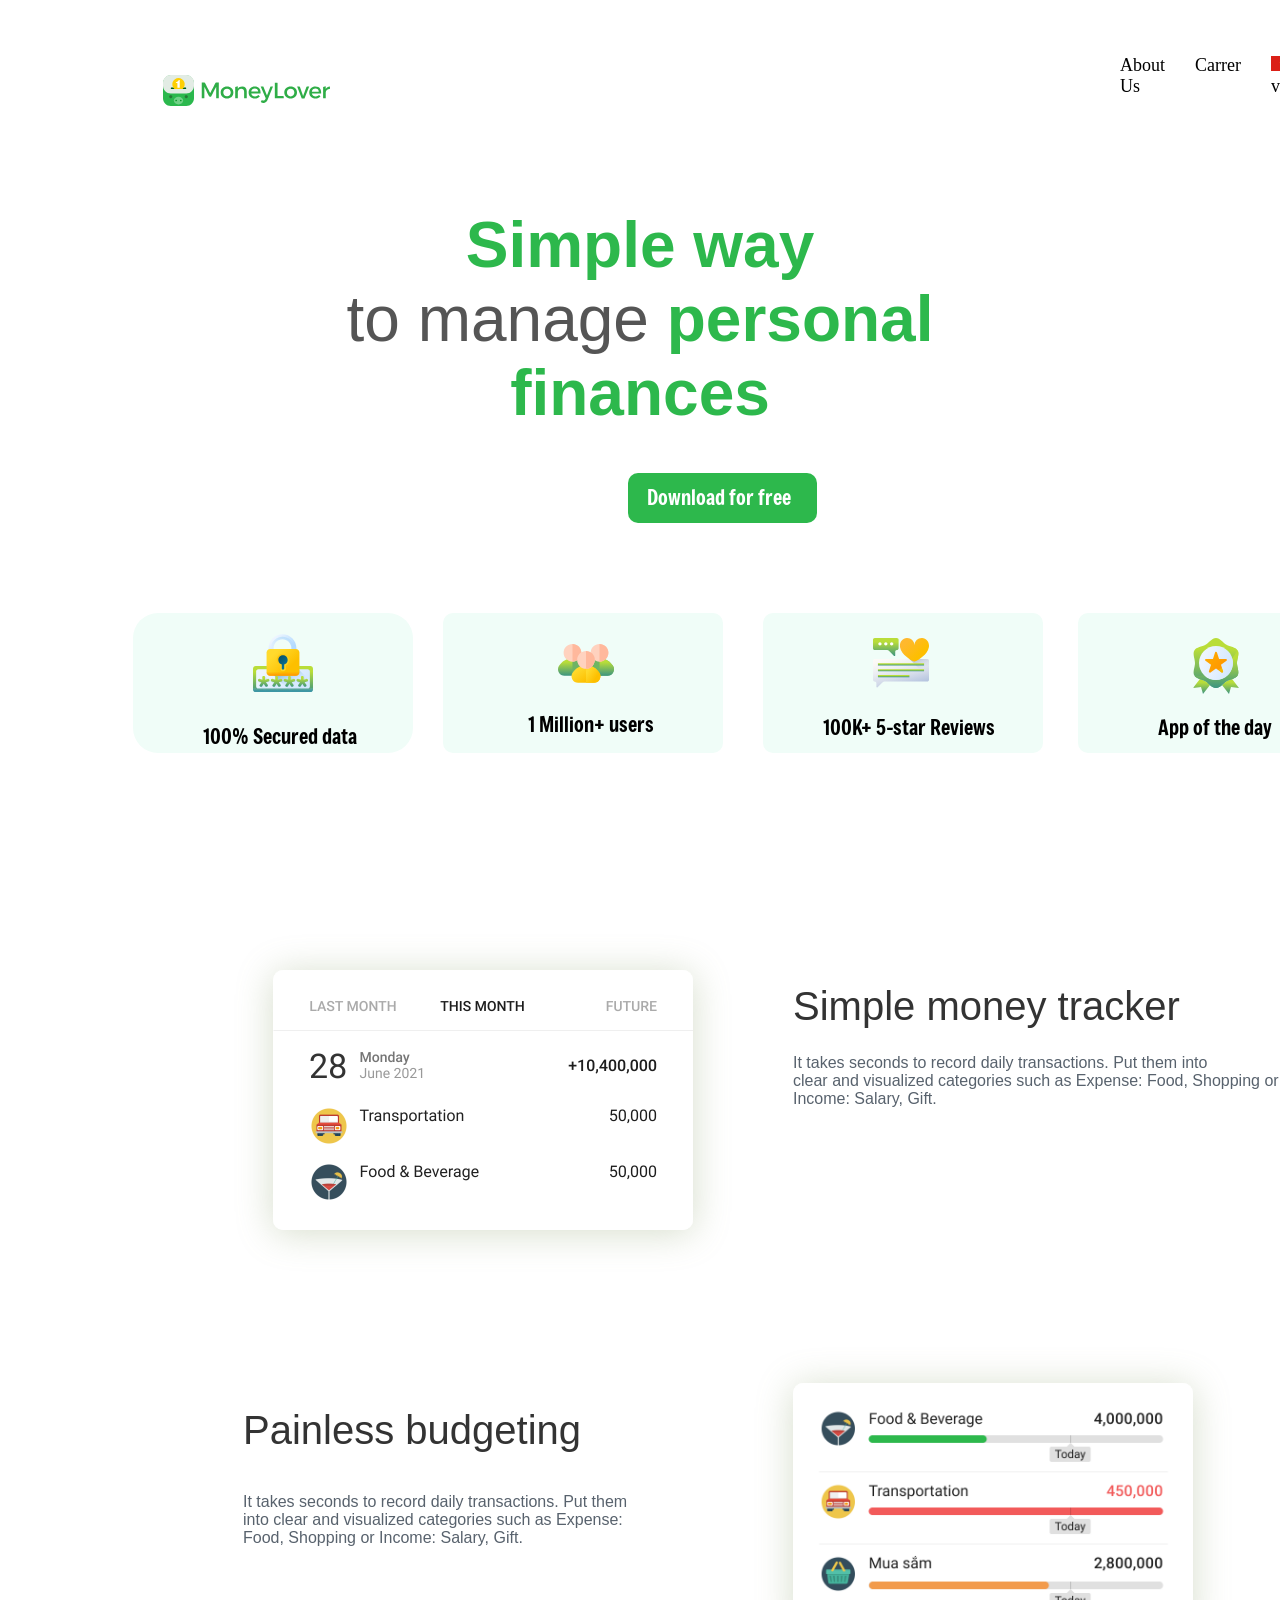
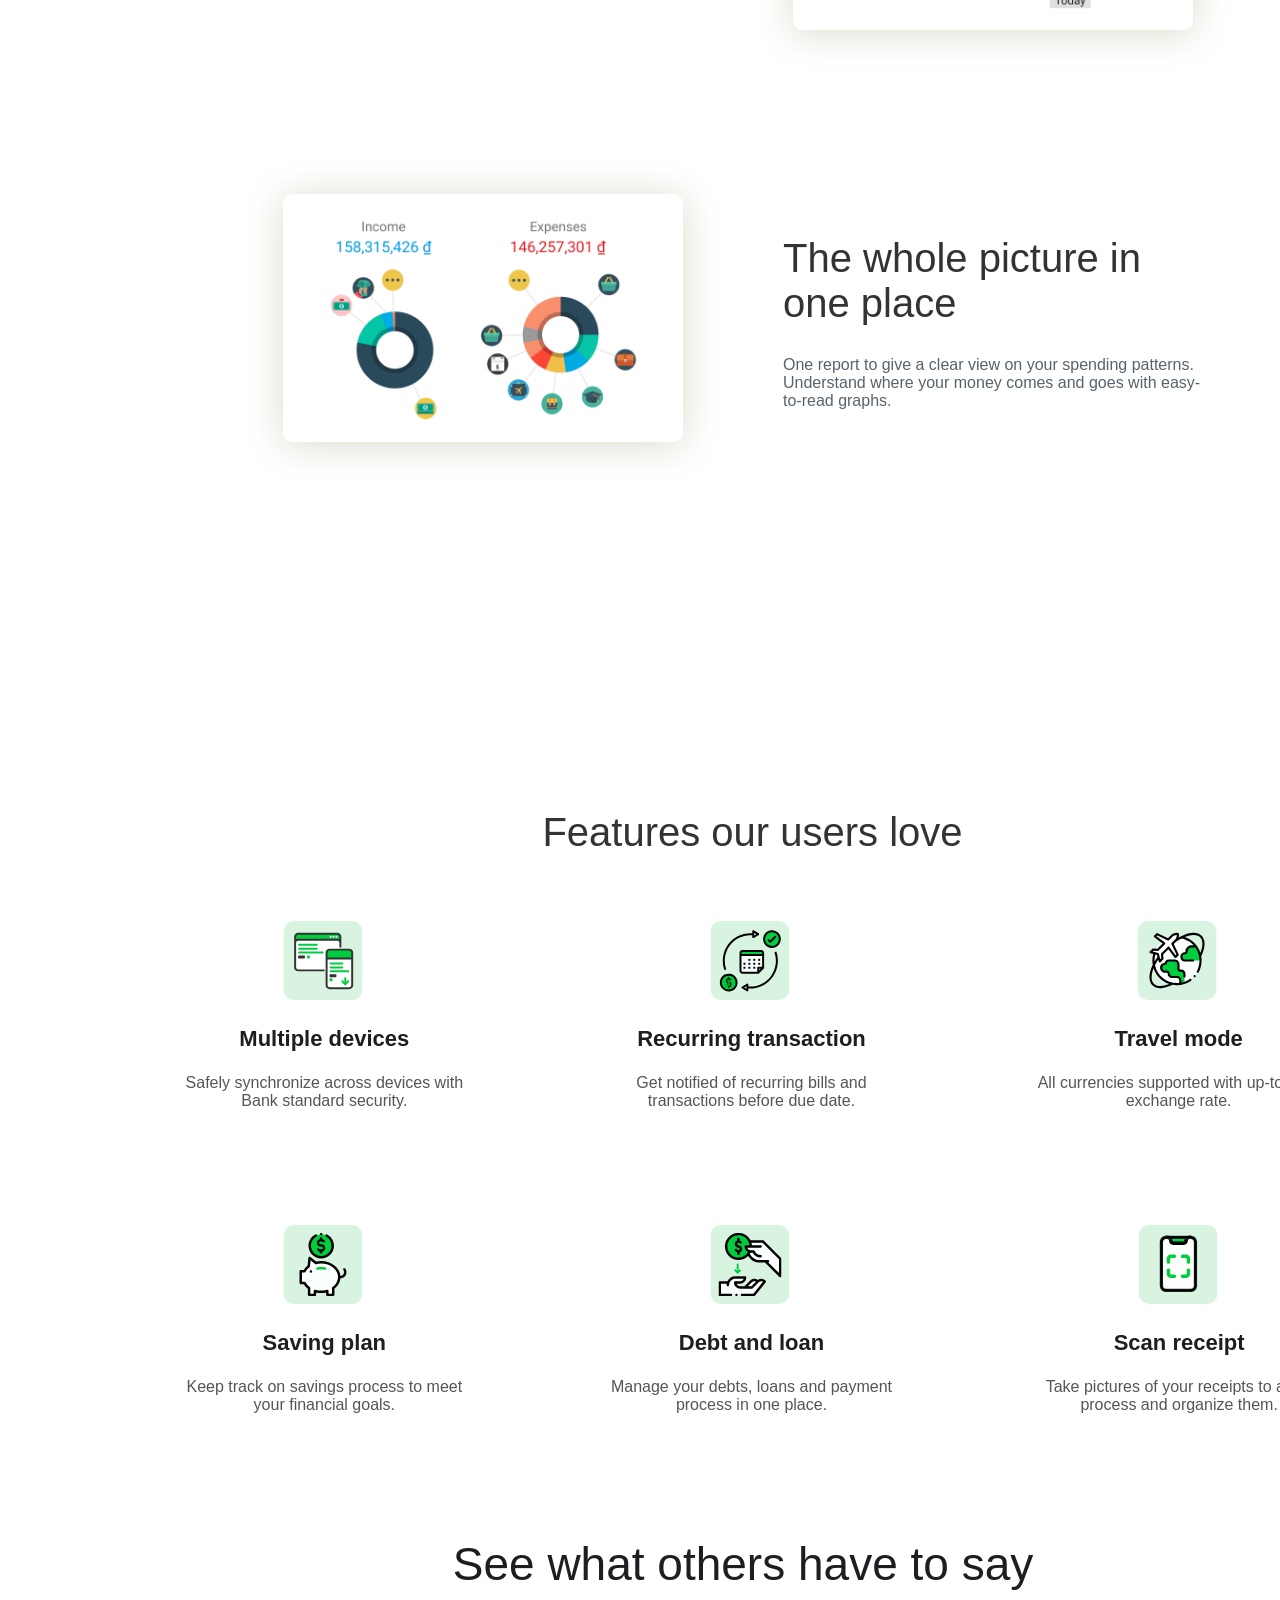
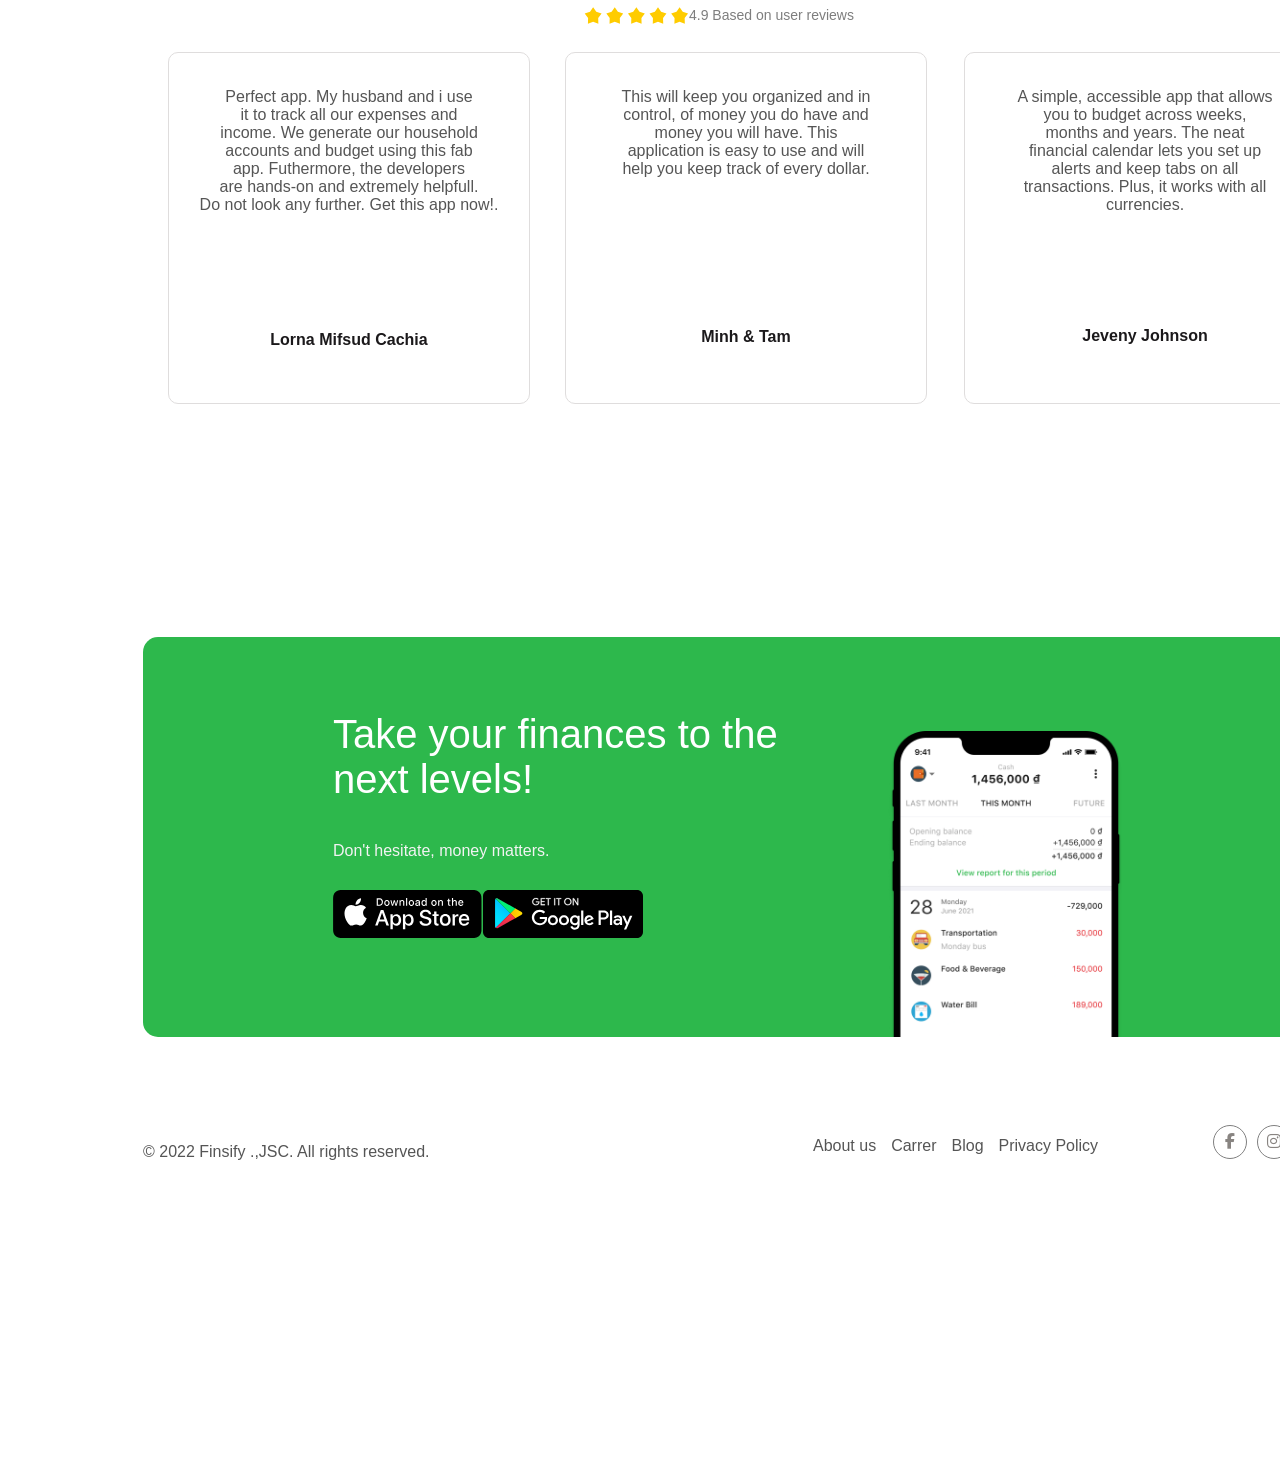
<file: index.html>
<!DOCTYPE html>
<html lang="en">
  <head>
    <meta charset="UTF-8" />
    <link rel="shortcut icon" type="x-icon" href="logo1.png" />
    <meta name="viewport" content="width=device-width, initial-scale=1.0" />
    <title>No.1 Expense Manager Budget Planner-Money lover | MoneyLover</title>
    <link rel="stylesheet" href="moneylover.css" />
    <link rel="preconnect" href="https://fonts.googleapis.com" />
    <link rel="preconnect" href="https://fonts.gstatic.com" crossorigin />
    <link
      href="https://fonts.googleapis.com/css2?family=Freeman&display=swap"
      rel="stylesheet"
    />
    <link rel="preconnect" href="https://fonts.googleapis.com" />
    <link rel="preconnect" href="https://fonts.gstatic.com" crossorigin />
    <link
      href="https://fonts.googleapis.com/css2?family=Fira+Sans:ital,wght@0,100;0,200;0,300;0,400;0,500;0,600;0,700;0,800;0,900;1,100;1,200;1,300;1,400;1,500;1,600;1,700;1,800;1,900&family=Freeman&display=swap"
      rel="stylesheet"
    />
    <link rel="stylesheet" href="https://cdnjs.cloudflare.com/ajax/libs/font-awesome/6.5.2/css/all.min.css" integrity="sha512-SnH5WK+bZxgPHs44uWIX+LLJAJ9/2PkPKZ5QiAj6Ta86w+fsb2TkcmfRyVX3pBnMFcV7oQPJkl9QevSCWr3W6A==" crossorigin="anonymous" referrerpolicy="no-referrer" />
  </head>
  <body>
    <div class="main-body">
      <div class="header">
        <div class="logo">
          <a href="https://moneylover.me/"><img src="logo.svg" /></a>
        </div>
        <div class="right-top">
          <ul>
            <li><a>About Us</a></li>
            <li>Carrer</li>
            <li>
              <img class="flag" src="Flag_of_Vietnam.svg.png" /> veitnamese
            </li>
          </ul>
        </div>
      </div>
      <div class="sub-body">
        <h1 style="font-size: 64px; text-align: center">
          Simple way<br />
          <span>to manage</span> personal finances
        </h1>
      </div>
      <div class="download-btn">
        <a href="moneylover.html" class="btn">Download for free</a>
      </div>
      <div class="image1">
        <div class="span1">
          <img class="img1" src="image1.svg" />
          <p class="text1">100% Secured data</p>
        </div>
        <div class="image2">
          <img class="img2" src="2.svg" />
          <p class="text2">1 Million+ users</p>
        </div>
        <div class="image3">
          <img class="img3" src="3.svg" />
          <p class="text3">100K+ 5-star Reviews</p>
        </div>
        <div class="image4">
          <img class="img4" src="4.svg" />
          <p class="text4">App of the day</p>
        </div>
        <div class="body">
          <div class="body-left1">
            <img class="body-img1" src="money1.png" />
          </div>
          <div class="body-right1">
            <h3 class="text-right1">Simple money tracker</h3>
            <p class="para-right1">
              It takes seconds to record daily transactions. Put them into<br />clear
              and visualized categories such as Expense: Food, Shopping or
              Income: Salary, Gift.
            </p>
          </div>
          <div class="body-left2">
            <h3 class="body-text2">Painless budgeting</h3>
            <p class="para-left2">
              It takes seconds to record daily transactions. Put them into clear
              and visualized categories such as Expense: Food, Shopping or
              Income: Salary, Gift.
            </p>
          </div>
          <div class="body-right2">
            <img class="body-img2" src="money2.png" />
          </div>
          <div class="body-left3">
            <img class="body-img3" src="money3.png" />
          </div>
          <div class="body-right3">
            <h3 class="body-text3">The whole picture in one place</h3>
            <p class="para-right3">
              One report to give a clear view on your spending patterns.<br />Understand
              where your money comes and goes with easy-<br />to-read graphs.
            </p>
          </div>
          <div class="sub-body2">
            <h2 class="subhead">Features our users love</h2>
          </div>

          <div class="main-column">
            
              <div class="column1">
                <img class="c-img1" src="f1.svg" />
                <h3 class="c-heading1">Multiple devices</h3>
                <p class="c-para1">
                  Safely synchronize across devices with<br />Bank standard
                  security.
                </p>
              </div>
              <div class="column2">
                <img class="c-img2" src="f2.svg" />
                <h3 class="c-heading2">Recurring transaction</h3>
                <p class="c-para2">
                  Get notified of recurring bills and<br />transactions before
                  due date.
                </p>
              </div>
              <div class="column3">
                <img class="c-img3" src="f3.svg" />
                <h3 class="c-heading3">Travel mode</h3>
                <p class="c-para3">
                  All currencies supported with up-to-date<br />exchange rate.
                </p>
              </div>
            </div>
            <div class="main-column2">
                <div class="column4">
                    <img class="c-img4" src="f4.svg">
                    <h3 class="c-heading4">Saving plan</h3>
                    <p class="c-para4">Keep track on savings process to meet<br>your financial goals.</p>
                </div>
                <div class="column5">
                    <img class="c-img5" src="f5.svg">
                    <h3 class="c-heading5">Debt and loan</h3>
                    <p class="c-para5">Manage your debts, loans and payment<br>process in one place.</p>
                </div>
                <div class="column6">
                    <img class="c-img6" src="f6.svg">
                    <h3 class="c-heading6">Scan receipt</h3>
                    <p class="c-para6">Take pictures of your receipts to auto-<br>process and organize them.</p>
                </div>
            </div>
            <div class="under-body">
                <div class="suggection">
                    <h2 class="sug1">See what others have to say</h2>
                </div>
                <div class="rating">
                    <img class="star" src="Stars.svg">
                    <p class="star-para1"> 4.9 Based on user reviews</p>
                </div>
                <div class="review">
                    <div class="review1">
                        <p class="rev-para1">Perfect app. My husband and i use<br>it to track all our expenses and<br>income. We generate our household<br>accounts and budget using this fab<br>app. Futhermore, the developers<br>are hands-on and extremely helpfull.<br>Do not look any further. Get this app now!.</p>
                        <p class="rev-para2">Lorna Mifsud Cachia</p>
                    </div>
                    <div class="review2">
                        <p class="rev-para3">This will keep you organized and in<br>control, of money you do have and<br>money you will have. This<br>application is easy to use and will<br>help you keep track of every dollar.</p>
                        <p class="rev-para4">Minh & Tam</p>
                    </div>
                    <div class="review3">
                        <p class="rev-para5">A simple, accessible app that allows<br>you to budget across weeks,<br>months and years. The neat<br>financial calendar lets you set up<br>alerts and keep tabs on all<br>transactions. Plus, it works with all<br>currencies.</p>
                        <p class="rev-para6">Jeveny Johnson</p>
                    </div>
                </div>
            </div>
            <div class="description">
                 <div class="inner-des1">
                        <p class="des-heading">Take your finances to the<br>next levels!</p>
                        <p class="des-para">Don't hesitate, money matters.</p>
                        <div class="apps">
                              <a href="meoneylover.html">
                                <img src="appstore.svg"  >
                              </a>
                              <a href="moneylover.html">
                                <img src="google-play.svg">
                              </a>
                        </div>
                 </div> 
                 <img class="phone" src="phone.png">
            </div>
            <div class="bottom">
                 <div class="bottom-1">
                  <p class="b-para1">© 2022 Finsify .,JSC. All rights reserved.</p>
                 </div>
                 <div class="bottom-2">
                  <p class="b-para2">About us</p>
                  <p class="b-para3">Carrer</p>
                  <p class="b-para4">Blog</p>
                  <p class="b-para5">Privacy Policy</p>
                 </div>
                 <div class="bottom-3">
                     <div class="facebook">
                      <a href="moneylover.html"><i class="fa-brands fa-facebook-f" style="color: #888481;"></i></a>
                     </div>
                     <div class="instagram">
                      <a href="moneylover.html"><i class="fa-brands fa-instagram" style="color: #888481;"></i></a>
                     </div>
                     <div class="twitter">
                      <a href="moneylover.html"><i class="fa-brands fa-twitter" style="color: #888481;"></i></a>
                     </div>
                 </div>
            </div>
          </div>
        </div>
      </div>
    </div>
  </body>
</html>
</file>
<file: moneylover.css>
.header{
    width: 100%;
    height: 150px;
    display: flex;
    justify-content: space-between;
    align-items: center;
}
.logo{
    margin-left: 155px;
    margin-top: 19px;
   
    float: left;
}
.right-top{
    float:left;
    font-size: 18px;
    margin-left: 750px;
    cursor: pointer;
    list-style: none;
    margin-top: -15px
}
.veitnam{
    width: 25px;
    height: 15px;
}

.right-top ul{
    list-style: none;
    display: flex;
    gap: 30px;

}
.flag{
    width: 27px;
    height: 15px;
}
.right-top li:hover{
    color: rgba(45, 184, 76);
}
.sub-body{
    margin-right: 200px;
    margin-left: 200px;
    margin-top:50px;
    color: rgba(45, 184, 76);
    font-family: "IBM Plex Sans", sans-serif;
    font-size: 60px;
    
}
.sub-body span{
    color: rgba(85, 85, 85);
    font-family: "IBM Plex Sans", sans-serif;
    font-weight: 500;
    
}
.download-btn{
    align-items: center;
    margin-left: 620px;
    margin-right: 370px;
    height: 50px;
    font-size: 20px;
    background-color: rgba(45, 184, 76);
    display: flex;
    text-align: center;
    padding-left: 19px;
    border-radius: 10px;
    width: 170px;
}
.btn{
    text-decoration: none;
    color: #fff;
    font-family: "Freeman", sans-serif;
    font-weight: 400;
    font-style: normal;
    margin-right: 25px;
      
}
.download-btn:hover{
    background-color: #0d8e22;
}
.image1{
    margin-top: 90px;
    width: 260px;
    height: 120px;
    margin-left: 125px;
    background-color:  #F0FDF8;
    border-radius: 25px;
    padding: 10px;
    float: left;
}
.img1{
    width: 60px;
    display: flex;
    align-items: center;
    padding: 10px;
    margin-left: 100px;
}
.text1{
    margin-left: 60px;
    font-family: "Freeman", sans-serif;
    font-weight: 100;
    font-style: normal;
    font-size: 20px;
    margin-bottom: 10px;
}
.image2{
    float: left;
    margin-top: -147px;
    width: 260px;
    height: 120px;
    margin-left: 300px;
    background-color:  #F0FDF8;
    border-radius: 10px;
    padding: 10px;
}
.img2{
    display: flex;
    align-items: center;
    margin-left: 105px;
    margin-top: 12px;
}
.text2{
    margin-left: 75px;
    font-family: "Freeman", sans-serif;
    font-weight: 100;
    font-style: normal;
    font-size: 20px;
    margin-bottom: 10px;
}
.image3{
    float: left;
    margin-top: -147px;
    width: 260px;
    height: 120px;
    margin-left: 620px;
    background-color:  #F0FDF8;
    border-radius: 10px;
    padding: 10px;
}
.img3{
    display: flex;
    align-items: center;
    margin-left: 100px;
    margin-top: 15px;
}
.text3{
    margin-left: 50px;
    font-family: "Freeman", sans-serif;
    font-weight: 100;
    font-style: normal;
    font-size: 20px;
    margin-bottom: 10px;
}
.image4{
    float: left;
    margin-top: -147px;
    width: 250px;
    height: 120px;
    margin-left: 935px;
    background-color:  #F0FDF8;
    border-radius: 10px;
    padding: 10px;
}
.img4{
    display: flex;
    align-items: center;
    margin-left: 100px;
    margin-top: 15px;
}
.text4{
    margin-left: 70px;
    font-family: "Freeman", sans-serif;
    font-weight: 100;
    font-style: normal;
    font-size: 20px;
    margin-bottom: 10px;
}
.body{
    margin-top: 70px;
}
.body-left1{
    width: 50%;
}
.body-img1{
    width: 420px;
    margin-top: 150px;
    margin-left: 130px;
    box-shadow:  0 3px 37px 0 rgb(130 152 96 / 33%);
    border-radius: 10px;
}
.text-right1{
    margin-left: 650px;
    margin-top: -250px;
    display: flex;
    width: 500px;
    font-size: 40px;
    font-weight: 500;
    color: #333333;
    font-family: Inter, sans-serif;
}
.body-right1 p{
    margin-left: 650px;
    width: 500px;
    font-family:sans-serif;
    margin-top: -15px;
    color: #58626d;
}
.body-left2{
    margin-top: 242px;
    width: 400px;
    margin-left: 100px;
}
.body-text2{
    margin-top: 300px;
    width: 400px;
    font-size: 40px;
    font-weight: 500;
    color: #333333;
    font-family: Inter, sans-serif;
}
.para-left2{
    font-family:sans-serif;
    color: #58626d;
}
.body-img2{
    width: 400px;
    margin-left: 650px;
    margin-top: -180px;
    box-shadow:  0 3px 37px 0 rgb(130 152 96 / 33%);
    border-radius: 10px;

}
.body-left3{
    width: 490px;
    margin-top: 160px;
    margin-left: 140px;
}
.body-img3{
    width: 400px;
    box-shadow:  0 3px 37px 0 rgb(130 152 96 / 33%);
    border-radius: 10px;

}
.body-right3{
    width: 500px;
    margin-left: 640px;
    margin-top: -250px;
}
.body-text3{
    width: 400px;
    font-size: 40px;
    font-weight: 500;
    color: #333333;
    font-family: Inter, sans-serif;
}
.para-right3{
    font-family:sans-serif;
    color: #58626d;
    margin-top: -10px;
}
.sub-body2{
    width: 1219px;
    height: 81px;
    background-color: #ffffff;
    margin-top: 400px;
}

.subhead{
    text-align: center;
    font-family: Inter, sans-serif;
    font-size: 40px;
    font-weight: 45;
    color: #333333;
}

.main-column{
    margin-top: 20px;
    width: 1218px;
    height: 284px;
    background-color: #ffffff;
    display: flex;
}

.column1{
    width:362.66px;
    height:225px;
    background-color: #ffffff;
}
.c-img1{
    width: 80px;
    margin-left: 140px;
    margin-top: 10px;
    
}
.c-heading1{
    text-align: center;
    font-family: Inter, sans-serif;
    font-size: 22px;
    color: #1c1e21;
}
.c-para1{
    text-align: center;
    font-family: Inter, sans-serif;
    color: #555555;
}
.column2{
    width:362.66px;
    height:225px;
    background-color: #ffffff;
    margin-left: 64.5px;
}
.c-img2{
    width: 80px;
    margin-left: 140px;
    margin-top: 10px;
}
.c-heading2{
    text-align: center;
    font-family: Inter, sans-serif;
    font-size: 22px;
    color: #1c1e21;
}
.c-para2{
    text-align: center;
    font-family: Inter, sans-serif;
    color: #555555;
}
.column3{
    width:362.66px;
    height:225px;
    margin-left: 64.5px;
    background-color: #ffffff;
}
.c-img3{
    width: 80px;
    margin-left: 140px;
    margin-top: 10px;
}
.c-heading3{
    text-align: center;
    font-family: Inter, sans-serif;
    font-size: 22px;
    color: #1c1e21;
}
.c-para3{
    text-align: center;
    font-family: Inter, sans-serif;
    color: #555555;
}
.main-column2{
    margin-top: 20px;
    width: 1218px;
    height: 284px;
    display: flex;
    background-color: #ffffff;
}
.column4{
    width:362.66px;
    height:225px;
    background-color: #ffffff; 
}
.c-img4{
    width: 80px;
    margin-left: 140px;
    margin-top: 10px;
}
.c-heading4{
    text-align: center;
    font-family: Inter, sans-serif;
    font-size: 22px;
    color: #1c1e21;
}
.c-para4{
    text-align: center;
    font-family: Inter, sans-serif;
    color: #555555;
}
.column5{
    width:362.66px;
    height:225px;
    background-color: #ffffff; 
    margin-left: 64.5px;
}
.c-img5{
    width: 80px;
    margin-left: 140px;
    margin-top: 10px;
}
.c-heading5{
    text-align: center;
    font-family: Inter, sans-serif;
    font-size: 22px;
    color: #1c1e21;
}
.c-para5{
    text-align: center;
    font-family: Inter, sans-serif;
    color: #555555;
}
.column6{
    width:362.66px;
    height:225px;
    background-color: #ffffff; 
    margin-left: 64.97px;
}
.c-img6{
    width: 80px;
    margin-left: 140px;
    margin-top: 10px;
}
.c-heading6{
    text-align: center;
    font-family: Inter, sans-serif;
    font-size: 22px;
    color: #1c1e21;
}
.c-para6{
    text-align: center;
    font-family: Inter, sans-serif;
    color: #555555; 
}
.under-body{
    width: 1200px;
    height: 500px;
    background-color: #ffffff;
}
.suggection{
    width: 1200px;
    height: 56px;
    background-color: #ffffff;
}
.sug1{
    text-align: center;
    font-family: Inter, sans-serif;
    color: #1c1e21;
    font-size: 46px;
    font-weight: 40;
}
.rating{
    width: 1200px;
    height: 25px;
    background-color: #ffffff;
}
.star{
    margin-left: 440px;
    display: flex;
    float: left;
}
.star-para1{
    font-family: Inter, sans-serif;
    font-size: 14px;
    color: #7E7E7E;
}
.review{
    width: 1200px;
    height: 380px;
    background-color: #ffffff;
    display: flex;
}
.review1{
    width: 360px;
    height: 350px;
    background-color: #ffffff;
    border-radius: 10px;
    border:  .5px solid  #dfdddd;
    margin-top: 20px;
    margin-left: 25px;
}
.rev-para1{
    font-family:  Inter, sans-serif;
    font-size: 16px;
    text-align: center;
    color: #555555;
    margin-top: 10px;
    padding-top: 25px;
}
.rev-para2{
    text-align: center;
    margin-top: 117px;
    font-family: Inter, sans-serif;
    font-size: 16px;
    font-weight: 700;
    color: #1B191B;
}
.review2{
    width: 360px;
    height: 350px;
    background-color: #ffffff;
    border-radius: 10px;
    border:  .5px solid  #dfdddd;
    margin-left: 35px;
    margin-top: 20px;
}
.rev-para3{
    font-family:  Inter, sans-serif;
    font-size: 16px;
    text-align: center;
    color: #555555;
    margin-top: 10px;
    padding-top: 25px;
}
.rev-para4{
    text-align: center;
    margin-top: 150px;
    font-family: Inter, sans-serif;
    font-size: 16px;
    font-weight: 700;
    color: #1B191B; 
}
.review3{
    width: 360px;
    height: 350px;
    background-color: #ffffff;
    border-radius: 10px;
    border:  .5px solid  #dfdddd;
    margin-left: 37px;
    margin-top: 20px;
}
.rev-para5{
    font-family:  Inter, sans-serif;
    font-size: 16px;
    text-align: center;
    color: #555555;
    margin-top: 10px;
    padding-top: 25px; 
}
.rev-para6{
    text-align: center;
    margin-top: 113px;
    font-family: Inter, sans-serif;
    font-size: 16px;
    font-weight: 700;
    color: #1B191B;
}
.description{
    width: 1200px;
    height: 400px;
    background-color: rgba(45, 184, 76);
    margin-top: 200px;
    border-radius: 15px;
    display: flex;
}
.inner-des1{
    width: 500px;
    height: 240px;
    background-color: rgba(45, 184, 76);
    align-items: center;
    margin-top: 70px;
    margin-left: 190px;
}
.des-heading{
    font-family:  Inter, sans-serif;
    font-weight: 500;
    font-size: 40px;
    color: #ffffff;
    margin-top: 5px;
}
.des-para{
    font-family: Inter, sans-serif;
    font-size: 16px;
    color: #f3f3f3;
}
.apps{
    width: 400px;
    height: 50px;
    background-color: rgba(45, 184, 76);
    margin-top: 30px;
    display: flex;
}
.phone{
    width: 234px;
    height: 306px;
    background-color: rgba(45, 184, 76);
    margin-top: 94px;
    margin-left: 55px;
}
.bottom{
    width: 1330px;
    height: 120px;
    background-color: #ffffff;
    margin-top: 60px;
    display: flex;
}
.bottom-1{
    width: 400px;
    height: 90px;
    background-color: #ffffff;
    display: flex;
}
.b-para1{
    font-size: 16px;
    font-family: Inter, sans-serif;
    color: #555555;
    padding-top: 30px;
}
.bottom-2{
    width: 430px;
    height: 90px;
    background-color: #ffffff;
    margin-left: 140px;
    display: flex;
}
.b-para2{
    color: #555555;
    margin-top: 40px;
    font-size: 16px;
    font-family: Inter, sans-serif;
    margin-left: 130px;
    cursor: pointer;
    font-weight: 510;
}
.b-para2:hover{
    color: #3F8B50;
}
.b-para3{
    color: #555555;
    margin-top: 40px;
    font-size: 16px;
    font-family: Inter, sans-serif;
    margin-left: 15px; 
    cursor: pointer;
}
.b-para3:hover{
    color: #3F8B50;
}
.b-para4{
    color: #555555;
    margin-top: 40px;
    font-size: 16px;
    font-family: Inter, sans-serif;
    margin-left: 15px; 
    cursor: pointer;
}
.b-para4:hover{
    color: #3F8B50;
}
.b-para5{
    color: #555555;
    margin-top: 40px;
    font-size: 16px;
    font-family: Inter, sans-serif;
    margin-left: 15px; 
    cursor: pointer;
}
.b-para5:hover{
    color: #3F8B50;
}
.bottom-3{
    width: 225px;
    height: 90px;
    background-color: #ffffff;
    display: flex;
}
.facebook{
    width: 32px;
    height: 32px;
    background-color: #ffffff;
    margin-left: 100px;
    margin-top: 28px;
    display: flex;
    align-items: center;
    justify-content: center;
    border-radius: 40px;
    border: .2px solid;
    border-color: grey;
}
.instagram{
    width: 32px;
    height: 32px;
    background-color: #ffffff;
    margin-left: 10px;
    margin-top: 28px;
    display: flex;
    align-items: center;
    justify-content: center;
    border-radius: 40px;
    border: .2px solid;
    border-color: grey;
}
.twitter{
    width: 32px;
    height: 32px;
    background-color: #ffffff;
    margin-left: 10px;
    margin-top: 28px;
    display: flex;
    align-items: center;
    justify-content: center;
    border-radius: 40px;
    border: .2px solid;
    border-color: grey;
}
</file>
